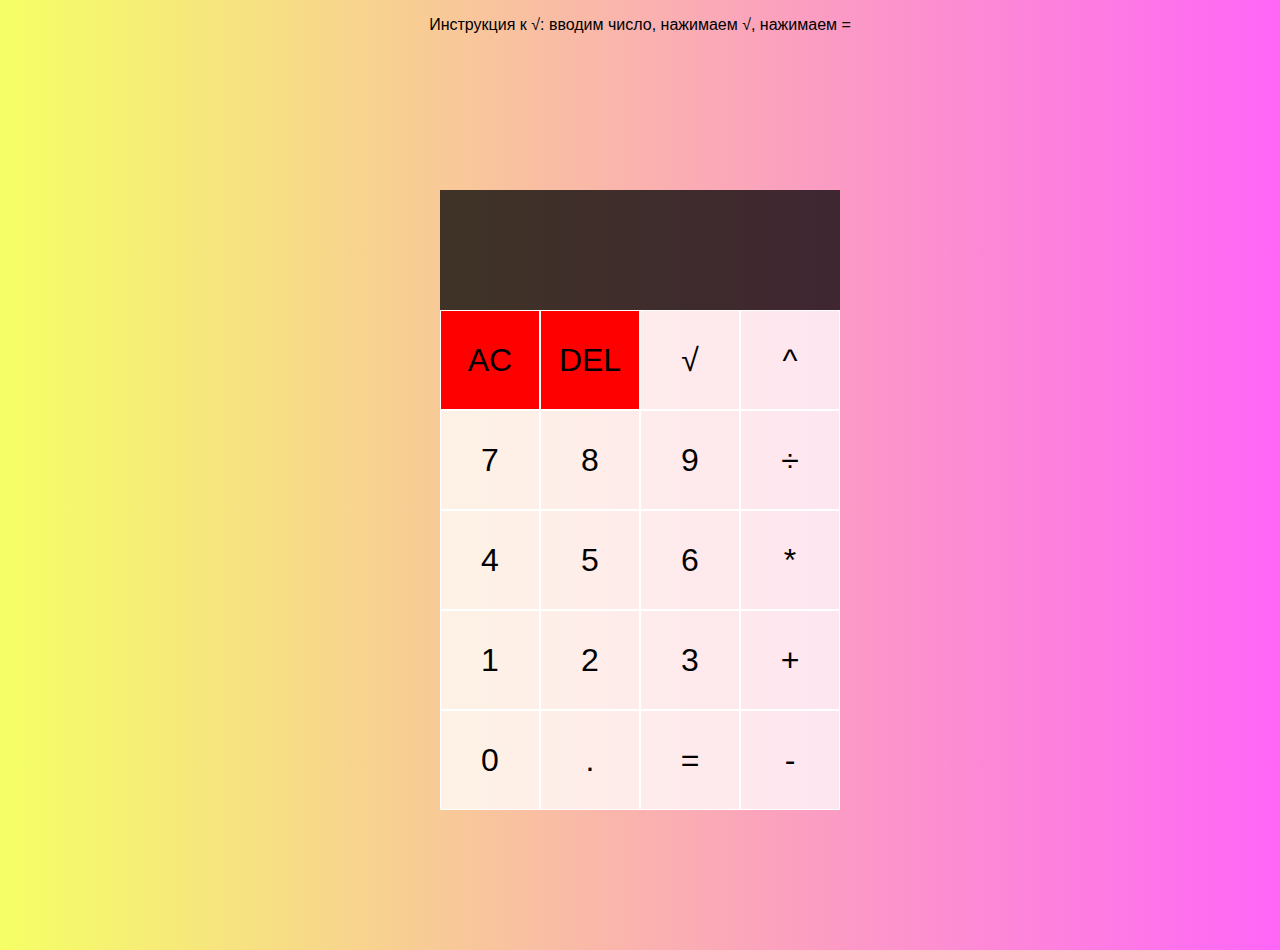
<file: calculator/index.html>
<!DOCTYPE html>
<html lang="en">
<head>
  <meta charset="UTF-8">
  <meta name="viewport" content="width=device-width, initial-scale=1.0">
  <meta http-equiv="X-UA-Compatible" content="ie=edge">
  <title>Calculator</title>
  <link href="styles.css" rel="stylesheet">
  <script src="script.js" defer></script>
</head>
<body>
  <p class="paragraf" align="center">Инструкция к √: вводим число, нажимаем √, нажимаем =</p>
  <div class="calculator-grid" id="ro">
    <div class="output">
      <div data-previous-operand class="previous-operand"></div>
      <div data-current-operand class="current-operand"></div>
    </div>
    <div class="red">
    <button id="data-all-clear">AC</button>
    </div>
    <div class="red">
    <button id="data-delete">DEL</button>
    </div>
    <button data-operation>√</button>
    <button data-operation>^</button>
    <button data-number>7</button>
    <button data-number>8</button>
    <button data-number>9</button>
    <button data-operation>÷</button>
    <button data-number>4</button>
    <button data-number>5</button>
    <button data-number>6</button>
    <button data-operation>*</button>
    <button data-number>1</button>
    <button data-number>2</button>
    <button data-number>3</button>
    <button data-operation>+</button>
    <button data-number>0</button>
    <button data-number>.</button>
    <button data-equals>=</button>
    <button data-operation>-</button>
  </div>
</body>
</html>
</file>
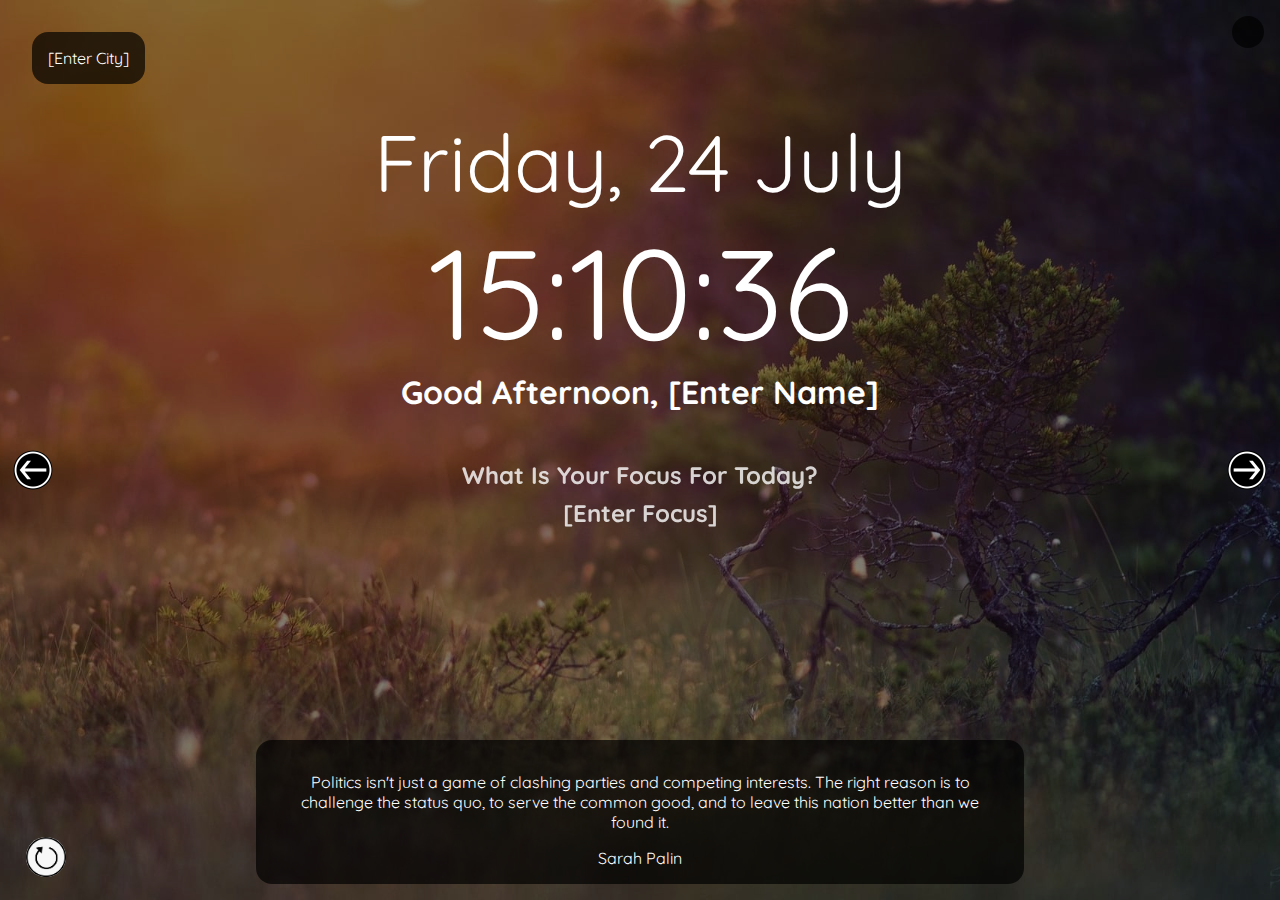
<file: indexmomentum.html>
<!DOCTYPE html>
<html lang="en">
<head>
  <meta charset="UTF-8" />
  <meta name="viewport" content="width=device-width, initial-scale=1.0" />
  <link href="https://fonts.googleapis.com/css2?family=Quicksand:wght@600&display=swap" rel="stylesheet">
  <link rel="stylesheet" href="css/owfont-regular.css">
  <link rel="stylesheet" href="stylemomentum.css" />
  <title>momentum</title>
</head>
<body>
    <div class="city" contenteditable="true"></div>
    <div class="weather">
  <i class="weather-icon owf" style="width: fit-content"></i>
  <div class="temperature" style="width: fit-content"></div>
  <div class="weather-description" style="width: fit-content"></div>
  <div class="wind" style="width: fit-content"></div>
  <div class="humidity" style="width: fit-content"></div>
</div>
    
<day class="day"></day>
  <time class="time"></time>
  <h1>
    <span class="greeting"></span>
    <span class="name" contenteditable="true" style="display: inline-block"></span>
  </h1>
  <h2>What Is Your Focus For Today?</h2>
  <h2 class="focus" contenteditable="true"></h2>
  <button class="btn1"></button>
  <button class="btnNext"></button>
  <button class="btnPrev"></button>
<figure class="quote">
  <blockquote>
    Politics isn't just a game of clashing parties and competing interests. The right reason is to challenge the status quo, to serve the common good, and to leave this nation better than we found it.
  </blockquote>
  <figcaption> 
    Sarah Palin
  </figcaption>
</figure>
  <script src="scriptmomentum.js"></script>
</body>
</html>
</file>
<file: calculator/styles.css>
*, *::before, *::after {
  box-sizing: border-box;
  font-family: Gotham Rounded, sans-serif;
  font-weight: normal;
}

body {
  padding: 0;
  margin: 0;
  background: linear-gradient(to right, #eeff009a, #ff00f29a);
}

.calculator-grid {
  display: grid;
  justify-content: center;
  align-content: center;
  min-height: 100vh;
  grid-template-columns: repeat(4, 100px);
  grid-template-rows: minmax(120px, auto) repeat(5, 100px);
}

.calculator-grid > button {
  cursor: pointer;
  font-size: 2rem;
  border: 1px solid rgb(255, 255, 255);
  outline: none;
  background-color: rgba(255, 255, 255, 0.75);
}

.red {
  display: grid;
  justify-content: center;
  align-content: center;
  min-height: 12.5em;
  min-width: 12.5em;
  grid-template-columns: repeat(2, 100px);
  grid-template-rows: minmax(100px, auto) repeat(1, 100px);
}

.red > button{
  cursor: pointer;
  font-size: 2rem;
  border: 1px solid rgb(255, 255, 255);
  outline: none;
  background-color: rgba(255, 0, 0);
}

.calculator-grid > button:hover {
  background-color: rgb(255, 255, 255);
}

.red > button:hover {
  background-color: rgba(255, 0, 0, 0.411);
}

.output {
  grid-column: 1 / -1;
  background-color: rgba(0, 0, 0, .75);
  display: flex;
  align-items: flex-end;
  justify-content: space-around;
  flex-direction: column;
  padding: 10px;
  word-wrap: break-word;
  word-break: break-all;
}

.output .previous-operand {
  color: rgba(255, 255, 255, .75);
  font-size: 1.5rem;
}

.output .current-operand {
  color: white;
  font-size: 2.5rem;
}
</file>
<file: css/owfont-regular.css>
/*!
 *  owfont-regular 1.0.0 by Deniz Fuchidzhiev - http://websygen.com
 *  License - font: SIL OFL 1.1, css: MIT License
 */
/* FONT PATH
 * -------------------------- */
@font-face {
  font-family: 'owfont';
  src: url('../fonts/owfont-regular.eot?v=1.0.0');
  src: url('../fonts/owfont-regular.eot?#iefix&v=1.0.0') format('embedded-opentype'),
	   url('../fonts/owfont-regular.woff') format('woff'),
	   url('../fonts/owfont-regular.ttf') format('truetype'),
	   url('../fonts/owfont-regular.svg#owf-regular') format('svg');
  font-weight: normal;
  font-style: normal;
}
.owf {
  display: inline-block;
  font: normal normal normal 14px/1 owfont;
  font-size: 5em;
  text-rendering: auto;
  -webkit-font-smoothing: antialiased;
  -moz-osx-font-smoothing: grayscale;
  transform: translate(0, 0);
}
/* makes the font 33% larger relative to the icon container */
.owf-lg {
  font-size: 1.33333333em;
  line-height: 0.75em;
  vertical-align: -15%;
}
.owf-2x {
  font-size: 2em;
}
.owf-3x {
  font-size: 3em;
}
.owf-4x {
  font-size: 4em;
}
.owf-5x {
  font-size: 5em;
}
.owf-fw {
  width: 1.28571429em;
  text-align: center;
}
.owf-ul {
  padding-left: 0;
  margin-left: 2.14285714em;
  list-style-type: none;
}
.owf-ul > li {
  position: relative;
}
.owf-li {
  position: absolute;
  left: -2.14285714em;
  width: 2.14285714em;
  top: 0.14285714em;
  text-align: center;
}
.owf-li.owf-lg {
  left: -1.85714286em;
}
.owf-border {
  padding: .2em .25em .15em;
  border: solid 0.08em #eeeeee;
  border-radius: .1em;
}
.owf-pull-right {
  float: right;
}
.owf-pull-left {
  float: left;
}
.owf.owf-pull-left {
  margin-right: .3em;
}
.owf.owf-pull-right {
  margin-left: .3em;
}

/* owfont uses the Unicode Private Use Area (PUA) to ensure screen
   readers do not read off random characters that represent icons */
   
/*   Weather Condition Codes    */
   
/*   Thunderstorm - - - - - - - - - - - - - - - - - - - - - - - - - - - - - - - - - - - -    */
   
/* thunderstorm with light rain */
.owf-200:before,
.owf-200-d:before,
.owf-200-n:before {
  content: "\EB28";
}
/* thunderstorm with rain */
.owf-201:before,
.owf-201-d:before,
.owf-201-n:before {
  content: "\EB29";
}
/* thunderstorm with heavy rain */
.owf-202:before,
.owf-202-d:before,
.owf-202-n:before {
  content: "\EB2A";
}
/*  light thunderstorm  */
.owf-210:before,
.owf-210-d:before,
.owf-210-n:before {
  content: "\EB32";
}
/*  thunderstorm  */
.owf-211:before,
.owf-211-d:before,
.owf-211-n:before {
  content: "\EB33";
}
/*   heavy thunderstorm   */
.owf-212:before,
.owf-212-d:before,
.owf-212-n:before {
  content: "\EB34";
}
/*   ragged thunderstorm   */
.owf-221:before,
.owf-221-d:before,
.owf-221-n:before {
  content: "\EB3D";
}
/*  thunderstorm with light drizzle    */
.owf-230:before,
.owf-230-d:before,
.owf-230-n:before {
  content: "\EB46";
}
/*  thunderstorm with drizzle     */
.owf-231:before,
.owf-231-d:before,
.owf-231-n:before {
  content: "\EB47";
}
/* thunderstorm with heavy drizzle     */
.owf-232:before,
.owf-232-d:before,
.owf-232-n:before {
  content: "\EB48";
}

/*   Drizzle - - - - - - - - - - - - - - - - - - - - - - - - - - - - - - - - - - - -    */

/*  light intensity drizzle */
.owf-300:before,
.owf-300-d:before,
.owf-300-n:before {
  content: "\EB8C";
}
/*  drizzle */
.owf-301:before,
.owf-301-d:before,
.owf-301-n:before {
  content: "\EB8D";
}
/*  heavy intensity drizzle  */
.owf-302:before,
.owf-302-d:before,
.owf-302-n:before {
  content: "\EB8E";
}
/*   light intensity drizzle rain  */
.owf-310:before,
.owf-310-d:before,
.owf-310-n:before {
  content: "\EB96";
}
/*  drizzle rain  */
.owf-311:before,
.owf-311-d:before,
.owf-311-n:before {
  content: "\EB97";
}
/* heavy intensity drizzle rain */
.owf-312:before,
.owf-312-d:before,
.owf-312-n:before {
  content: "\EB98";
}
/* shower rain and drizzle  */
.owf-313:before,
.owf-313-d:before,
.owf-313-n:before {
  content: "\EB99";
}
/* heavy shower rain and drizzle*/
.owf-314:before,
.owf-314-d:before,
.owf-314-n:before {
  content: "\EB9A";
}
/* shower drizzle */
.owf-321:before,
.owf-321-d:before,
.owf-321-n:before {
  content: "\EBA1";
}

/*   Rain - - - - - - - - - - - - - - - - - - - - - - - - - - - - - - - - - - - -    */

/* light rain  */
.owf-500:before,
.owf-500-d:before,
.owf-500-n:before {
  content: "\EC54";
}
/* moderate rain  */
.owf-501:before,
.owf-501-d:before,
.owf-501-n:before {
  content: "\EC55";
}
/* heavy intensity rain  */
.owf-502:before,
.owf-502-d:before,
.owf-502-n:before {
  content: "\EC56";
}
/* very heavy rain   */
.owf-503:before,
.owf-503-d:before,
.owf-503-n:before {
  content: "\EC57";
}
/* extreme rain    */
.owf-504:before,
.owf-504-d:before,
.owf-504-n:before {
  content: "\EC58";
}
/* freezing rain    */
.owf-511:before,
.owf-511-d:before,
.owf-511-n:before {
  content: "\EC5F";
}
/*  light intensity shower rain    */
.owf-520:before,
.owf-520-d:before,
.owf-520-n:before {
  content: "\EC68";
}
/* shower rain  */
.owf-521:before,
.owf-521-d:before,
.owf-521-n:before {
  content: "\EC69";
}
/*  heavy intensity shower rain  */
.owf-522:before,
.owf-522-d:before,
.owf-522-n:before {
  content: "\EC6A";
}
/* ragged shower rain  */
.owf-531:before,
.owf-531-d:before,
.owf-531-n:before {
  content: "\EC73";
}

/*   Snow - - - - - - - - - - - - - - - - - - - - - - - - - - - - - - - - - - - -    */

/* light snow  */
.owf-600:before,
.owf-600-d:before,
.owf-600-n:before {
  content: "\ECB8";
}
/*  snow  */
.owf-601:before,
.owf-601-d:before,
.owf-601-n:before {
  content: "\ECB9";
}
/*   heavy snow   */
.owf-602:before,
.owf-602-d:before,
.owf-602-n:before {
  content: "\ECBA";
}
/*  sleet  */
.owf-611:before,
.owf-611-d:before,
.owf-611-n:before {
  content: "\ECC3";
}
/*   shower sleet */
.owf-612:before,
.owf-612-d:before,
.owf-612-n:before {
  content: "\ECC4";
}
/* light rain and snow */
.owf-615:before,
.owf-615-d:before,
.owf-615-n:before {
  content: "\ECC7";
}
/* rain and snow  */
.owf-616:before,
.owf-616-d:before,
.owf-616-n:before {
  content: "\ECC8";
}
/* light shower snow  */
.owf-620:before,
.owf-620-d:before,
.owf-620-n:before {
  content: "\ECCC";
}
/* shower snow  */
.owf-621:before,
.owf-621-d:before,
.owf-621-n:before {
  content: "\ECCD";
}
/* heavy shower snow  */
.owf-622:before,
.owf-622-d:before,
.owf-622-n:before {
  content: "\ECCE";
}

/*   Atmosphere - - - - - - - - - - - - - - - - - - - - - - - - - - - - - - - - - - - -    */

/* mist */
.owf-701:before,
.owf-701-d:before,
.owf-701-n:before {
  content: "\ED1D";
}
/* smoke */
.owf-711:before,
.owf-711-d:before,
.owf-711-n:before {
  content: "\ED27";
}
/* haze */
.owf-721:before,
.owf-721-d:before,
.owf-721-n:before {
  content: "\ED31";
}
/* Sand/Dust Whirls */
.owf-731:before,
.owf-731-d:before,
.owf-731-n:before {
  content: "\ED3B";
}
/* Fog */
.owf-741:before,
.owf-741-d:before,
.owf-741-n:before {
  content: "\ED45";
}
/* sand */
.owf-751:before,
.owf-751-d:before,
.owf-751-n:before {
  content: "\ED4F";
}
/* dust */
.owf-761:before,
.owf-761-d:before,
.owf-761-n:before {
  content: "\ED59";
}
/*  VOLCANIC ASH  */
.owf-762:before,
.owf-762-d:before,
.owf-762-n:before {
  content: "\ED5A";
}
/* SQUALLS */
.owf-771:before,
.owf-771-d:before,
.owf-771-n:before {
  content: "\ED63";
}
/* TORNADO */
.owf-781:before,
.owf-781-d:before,
.owf-781-n:before {
  content: "\ED6D";
}

/*   Clouds - - - - - - - - - - - - - - - - - - - - - - - - - - - - - - - - - - - -    */

/*  sky is clear  */  /*  Calm  */
.owf-800:before,
.owf-800-d:before,
.owf-951:before,
.owf-951-d:before {
  content: "\ED80";
}
.owf-800-n:before,
.owf-951-n:before {
  content: "\F168";
}
/*  few clouds   */
.owf-801:before,
.owf-801-d:before {
  content: "\ED81";
}
.owf-801-n:before {
  content: "\F169";
}
/* scattered clouds */
.owf-802:before,
.owf-802-d:before {
  content: "\ED82";
}
.owf-802-n:before {
  content: "\F16A";
}
/* broken clouds  */
.owf-803:before,
.owf-803-d:before,
.owf-803-n:before {
  content: "\ED83";
}
/* overcast clouds  */
.owf-804:before,
.owf-804-d:before,
.owf-804-n:before {
  content: "\ED84";
}

/*   Extreme - - - - - - - - - - - - - - - - - - - - - - - - - - - - - - - - - - - -    */

/* tornado  */
.owf-900:before,
.owf-900-d:before,
.owf-900-n:before {
  content: "\EDE4";
}
/*  tropical storm  */
.owf-901:before,
.owf-901-d:before,
.owf-901-n:before {
  content: "\EDE5";
}
/* hurricane */
.owf-902:before,
.owf-902-d:before,
.owf-902-n:before {
  content: "\EDE6";
}
/* cold */
.owf-903:before,
.owf-903-d:before,
.owf-903-n:before {
  content: "\EDE7";
}
/* hot */
.owf-904:before,
.owf-904-d:before,
.owf-904-n:before {
  content: "\EDE8";
}
/* windy */
.owf-905:before,
.owf-905-d:before,
.owf-905-n:before {
  content: "\EDE9";
}
/* hail */
.owf-906:before,
.owf-906-d:before,
.owf-906-n:before {
  content: "\EDEA";
}

/*   Additional - - - - - - - - - - - - - - - - - - - - - - - - - - - - - - - - - - - -    */

/* Setting */
.owf-950:before,
.owf-950-d:before,
.owf-950-n:before {
  content: "\EE16";
}
/*  Light breeze  */
.owf-952:before,
.owf-952-d:before,
.owf-952-n:before {
  content: "\EE18";
}
/*  Gentle Breeze  */
.owf-953:before,
.owf-953-d:before,
.owf-953-n:before {
  content: "\EE19";
}
/*  Moderate breeze  */
.owf-954:before,
.owf-954-d:before,
.owf-954-n:before {
  content: "\EE1A";
}
/* Fresh Breeze  */
.owf-955:before,
.owf-955-d:before,
.owf-955-n:before {
  content: "\EE1B";
}
/* Strong  Breeze  */
.owf-956:before,
.owf-956-d:before,
.owf-956-n:before {
  content: "\EE1C";
}
/* High wind, near gale  */
.owf-957:before,
.owf-957-d:before,
.owf-957-n:before {
  content: "\EE1D";
}
/* Gale */
.owf-958:before,
.owf-958-d:before,
.owf-958-n:before {
  content: "\EE1E";
}
/*  Severe Gale  */
.owf-959:before,
.owf-959-d:before,
.owf-959-n:before {
  content: "\EE1F";
}
/* Storm */
.owf-960:before,
.owf-960-d:before,
.owf-960-n:before {
  content: "\EE20";
}
/*  Violent Storm  */
.owf-961:before,
.owf-961-d:before,
.owf-961-n:before {
  content: "\EE21";
}
/* Hurricane */
.owf-962:before,
.owf-962-d:before,
.owf-962-n:before {
  content: "\EE22";
}
</file>
<file: stylemomentum.css>
* {
  box-sizing: border-box;
  margin: 0;
  padding: 0;
}

body {
  font-family: 'Quicksand', sans-serif;
  display: flex;
  flex-direction: column;
  height: 100vh;
  background-size: cover;
  color: #000000;
  margin: 0px;
  padding: 1em;
  height: 100vh;
  width: 100vw;
  background-position: center center;  
  background-color: rgba(83, 88, 95, 0.7);
  background-blend-mode: multiply;
  transition: background-image 1s ease-in-out;
}

.quote {
  position: absolute;
  bottom: 1em;
  left: 20%;
  right: 20%;
  font-family: 'Quicksand', sans-serif;
  font: 1.2rem;
  margin: 0;
  background: rgba(0, 0, 0, 0.692);
  padding: 1em;
  border-radius: 1em;
  }
  .quote figcaption,
  .quote blockquote {
    margin: 1em 1em 0em 1em;
    text-align: center;
  }
  .quote figcaption {
    text-align: center;
  }
  .btn1 {
    position: absolute;
    bottom: 1em;
    text-align: center;
    width: 40px;
    height: 40px;
    border: 0;
    border-radius: 50%;
    background: url('refresh.png');
    background-size: contain;
    background-repeat: no-repeat;
    filter: grayscale(1);
    margin: 10px;
  }
  .btn1:hover {
    filter: grayscale(.8);
  }
  .btn1:active,
  .btn1:focus {
    outline: 0;
  }
  .btn1:active{
    transform: scale(1.08)
  }
  
  .btnPrev {
    position: fixed;
    top: 50%;
    left: 1em;
    width: 40px;
    height: 40px;
    border: 0;
    background: url('left.png');
    background-size: contain;
    background-repeat: no-repeat;
    border-radius: 50%;
  }
  
  .btnNext {
    position: fixed;
    top: 50%;
    right: 1em;
    width: 40px;
    height: 40px;
    border: 0;
    background: url('right.png');
    background-size: contain;
    background-repeat: no-repeat;
    border-radius: 50%;
  }
  
  .btnNext:active,
  .btnNext:focus {
    outline: 0;
    
  }
  
  .btnPrev:active,
  .btnPrev:focus {
    outline: 0;
  }
  
  .btnPrev:active {
    transform: translateX(-10%);
    
  }  
  
  .btnNext:active {
    transform: translateX(10%);
  } 

  .day {
    padding: 1.2em 0em 0em 0em;
    font-size: 5rem;
    text-align: center;
  }

.time {
  font-size: 8rem;
  text-align: center;
}

h1 {
  margin-bottom: 3rem;
  text-align: center;
}

h2 {
  margin-bottom: 0.5rem;
  opacity: 0.8;
  text-align: center;
}

.city{
    padding: 1em;
    position: absolute; 
    top: 2em; 
    left: 2em;
    text-align:left;
    background: rgba(0, 0, 0, 0.692);
    border-radius: 1em;
}

.weather{
  display: flex;
  flex-direction: column;
  align-items: center;
  position: absolute;
  top: 1em; 
  right: 1em;
  padding: 1em;
  background: rgba(0, 0, 0, 0.692);
  border-radius: 1em;
}



@media (max-width: 320px) {

}
</file>
